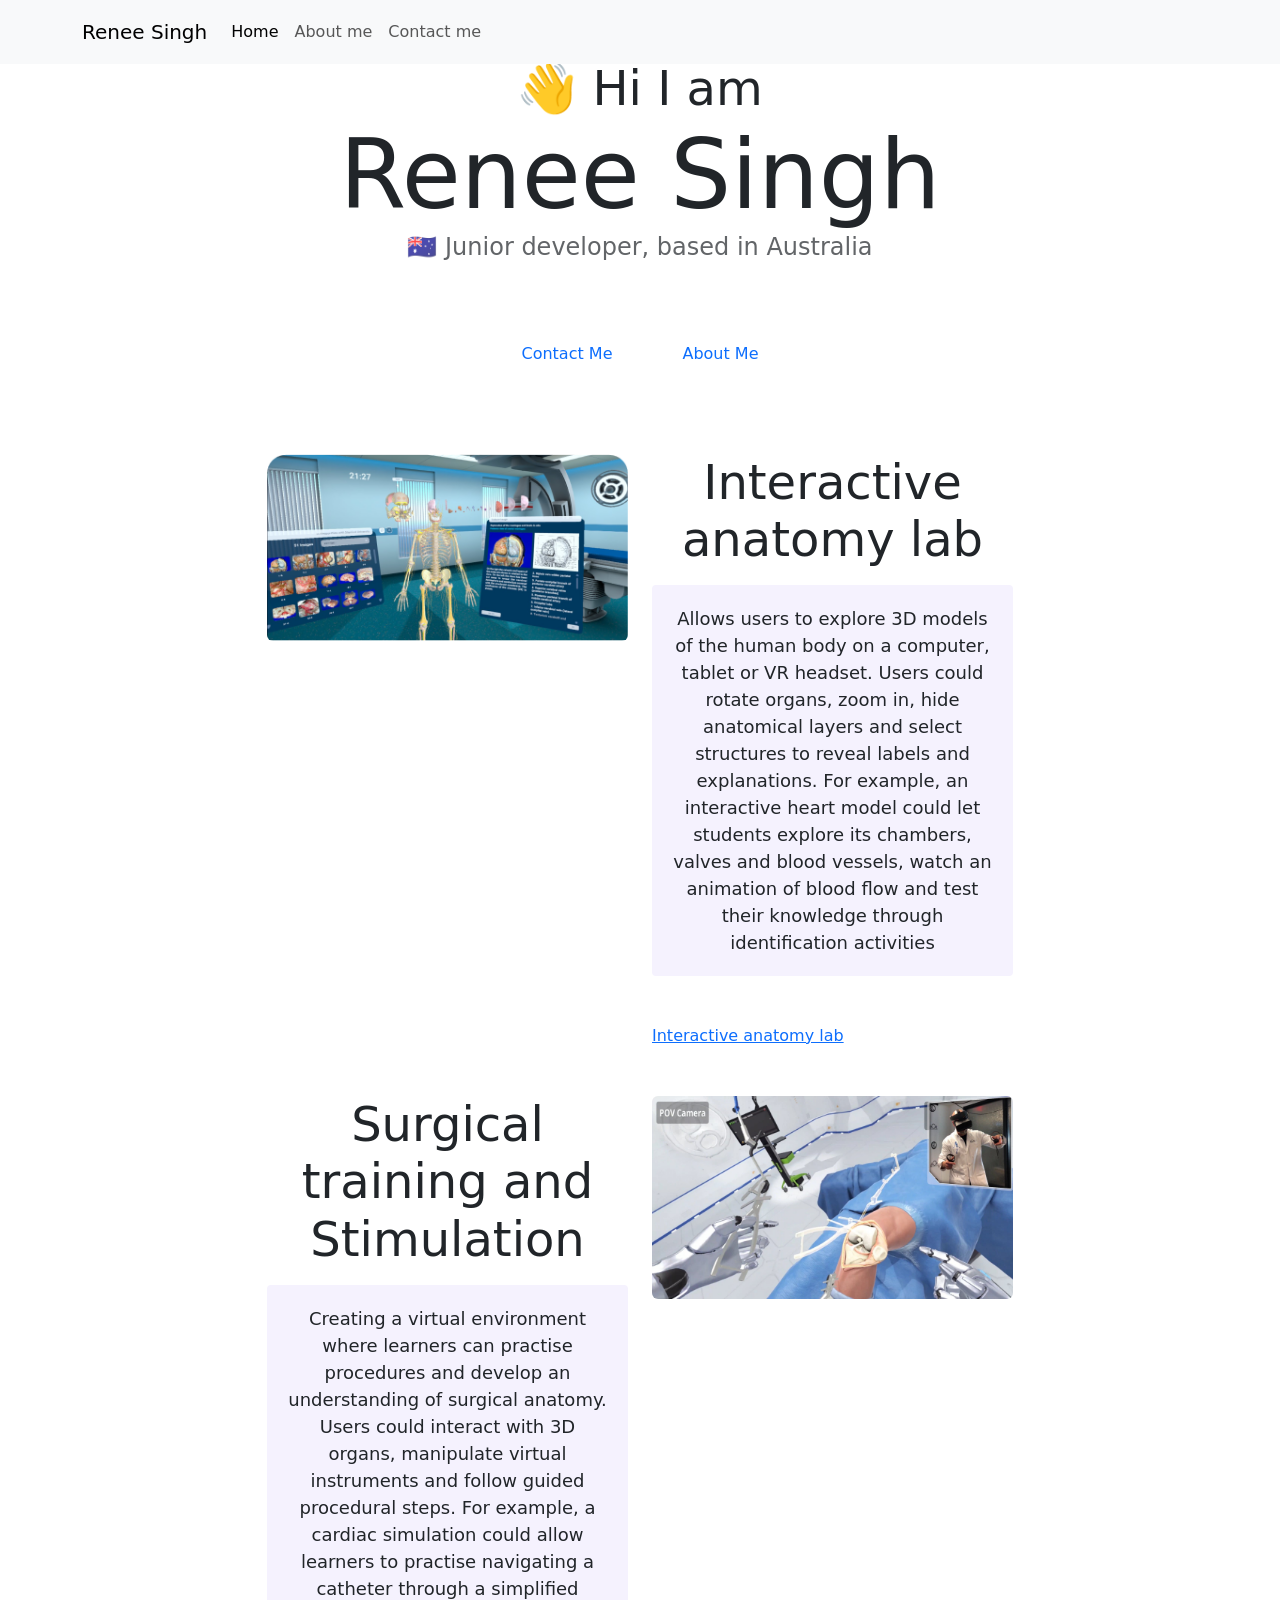
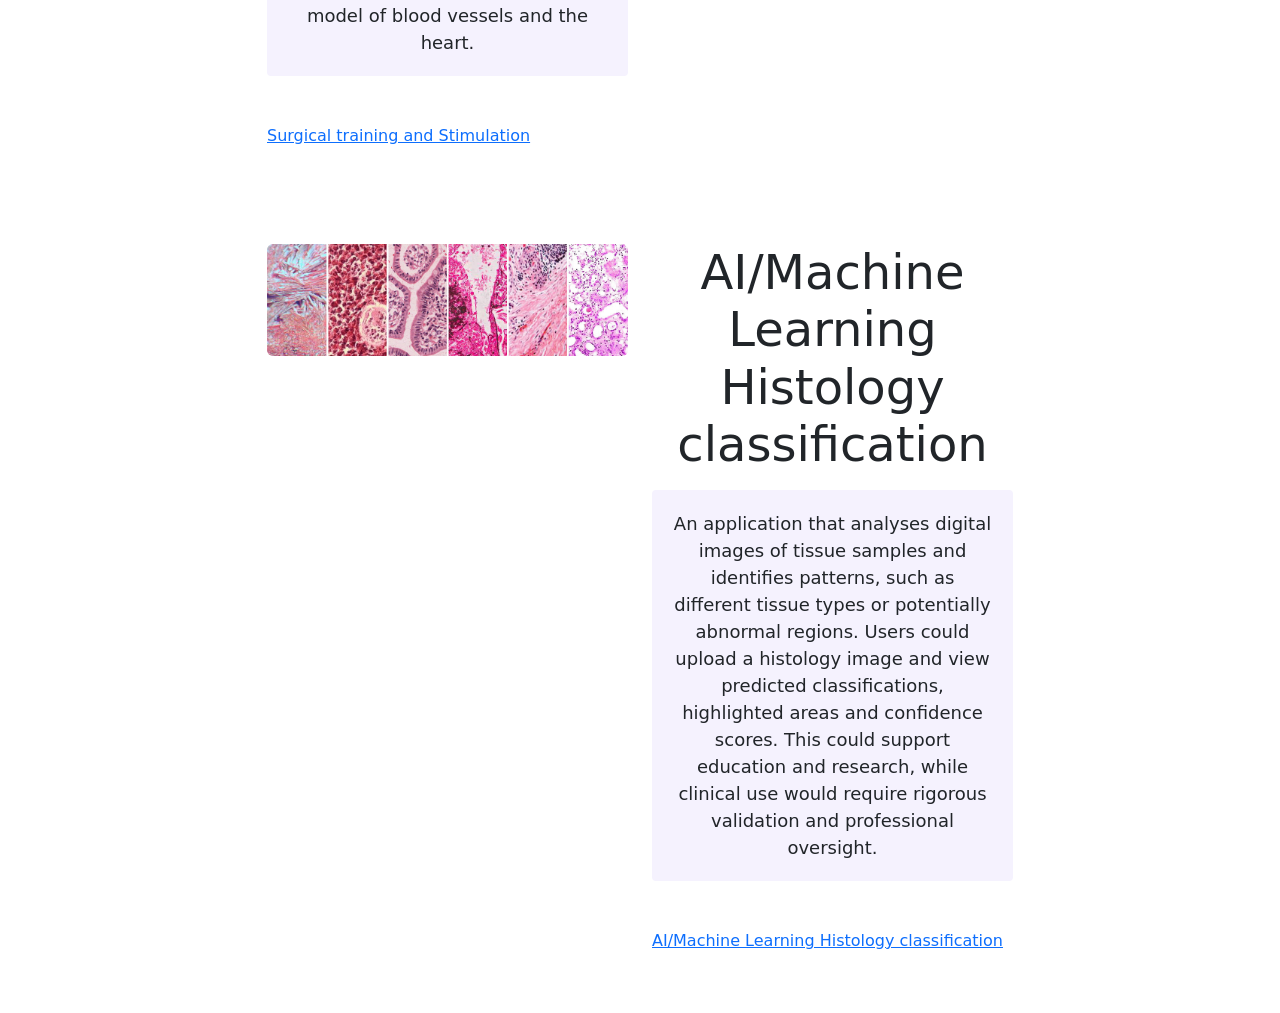
<file: index.html>
<!DOCTYPE html>
<html lang="en">
  <head>
    <meta charset="UTF-8" />
    <meta http-equiv="X-UA-Compatible" content="IE=edge" />
    <meta name="viewport" content="width=device-width, initial-scale=1.0" />
    <title>Renee Singh</title>
    <link
      href="https://cdn.jsdelivr.net/npm/bootstrap@5.0.0-beta2/dist/css/bootstrap.min.css"
      rel="stylesheet"
      integrity="sha384-BmbxuPwQa2lc/FVzBcNJ7UAyJxM6wuqIj61tLrc4wSX0szH/Ev+nYRRuWlolflfl"
      crossorigin="anonymous"
    />
    <script
      src="https://cdn.jsdelivr.net/npm/bootstrap@5.0.0-beta2/dist/js/bootstrap.bundle.min.js"
      integrity="sha384-b5kHyXgcpbZJO/tY9Ul7kGkf1S0CWuKcCD38l8YkeH8z8QjE0GmW1gYU5S9FOnJ0"
      crossorigin="anonymous"
    ></script>
    <link rel="stylesheet" href="style.css" />
  </head>
  <body>
    <nav class="navbar navbar-expand-lg navbar-light bg-light fixed-top">
      <div class="container">
        <a class="navbar-brand" href="index.html">Renee Singh</a>
        <button
          class="navbar-toggler"
          type="button"
          data-bs-toggle="collapse"
          data-bs-target="#navbarNav"
          aria-controls="navbarNav"
          aria-expanded="false"
          aria-label="Toggle navigation"
        >
          <span class="navbar-toggler-icon"></span>
        </button>
        <div class="collapse navbar-collapse" id="navbarNav">
          <ul class="navbar-nav">
            <li class="nav-item">
              <a class="nav-link active" aria-current="page" href="index.html"
                >Home</a
              >
            </li>
            <li class="nav-item">
              <a class="nav-link" href="about.html">About me</a>
            </li>
            <li class="nav-item">
              <a class="nav-link" href="about.html#contact">Contact me</a>
            </li>
          </ul>
        </div>
      </div>
    </nav>
    <h2 class="text-center">👋 Hi I am</h2>
    <h1 class="text-center">Renee Singh</h1>
    <h3 class="text-center"> 🇦🇺 Junior developer, based in Australia</h3>
    <div class="navigation-links mb-5">
      <a href="about.html#contact" class="primary-link">Contact me</a>
      <a href="about.html" class="secondary-link">About me</a>
    </div>
    <div class="container">
      <div class="row">
        <div class="col-md-6">
          <img src="images/anatomy.png" class="img-fluid rounded center" />
        </div>
        <div class="col-md-6">
          <h2 class="mb-3">Interactive anatomy lab</h2>
          <p>
            Allows users to explore 3D models of the human body on a computer, tablet or VR headset. Users could rotate organs,
            zoom in, hide anatomical layers and select structures to reveal labels and explanations. 
            For example, an interactive heart model could let students explore its chambers, valves and blood vessels, 
            watch an animation of blood flow and test their knowledge through identification activities 
          </p>
          <div class="mt-5">
            <a href="#" class="primary-link">Interactive anatomy lab</a>
          </div>
        </div>
      </div>
      <div class="row mt-5">
        <div class="col-md-6">
          <h2 class="mb-3">Surgical training and Stimulation</h2>
          <p>
            Creating a virtual environment where learners can practise procedures and develop an understanding of surgical anatomy. Users could interact with 3D organs, manipulate virtual instruments and follow guided procedural steps. For example, a cardiac simulation could allow learners to practise navigating a catheter through a simplified model of blood vessels and the heart.
          </p>
          <div class="mb-5 mt-5">
            <a href="#" class="primary-link">Surgical training and Stimulation</a>
          </div>
        </div>
        <div class="col-md-6">
          <img src="images/surgery.png" class="img-fluid rounded" />
        </div>
      </div>
      <div class="row mt-5">
        <div class="col-md-6">
          <img src="images/histology.png" class="img-fluid rounded" />
        </div>
        <div class="col-md-6">
          <h2 class="mb-3">AI/Machine Learning Histology classification</h2>
          <p>
            An application that analyses digital images of tissue samples and identifies patterns, such as different tissue types or potentially abnormal regions. Users could upload a histology image and view predicted classifications, highlighted areas and confidence scores. This could support education and research, while clinical use would require rigorous validation and professional oversight.
          </p>
          <div class="mt-5">
            <a href="#" class="primary-link">AI/Machine Learning Histology classification</a>
          </div>
        </div>
      </div>
    </div>
  </body>
</html>
</file>
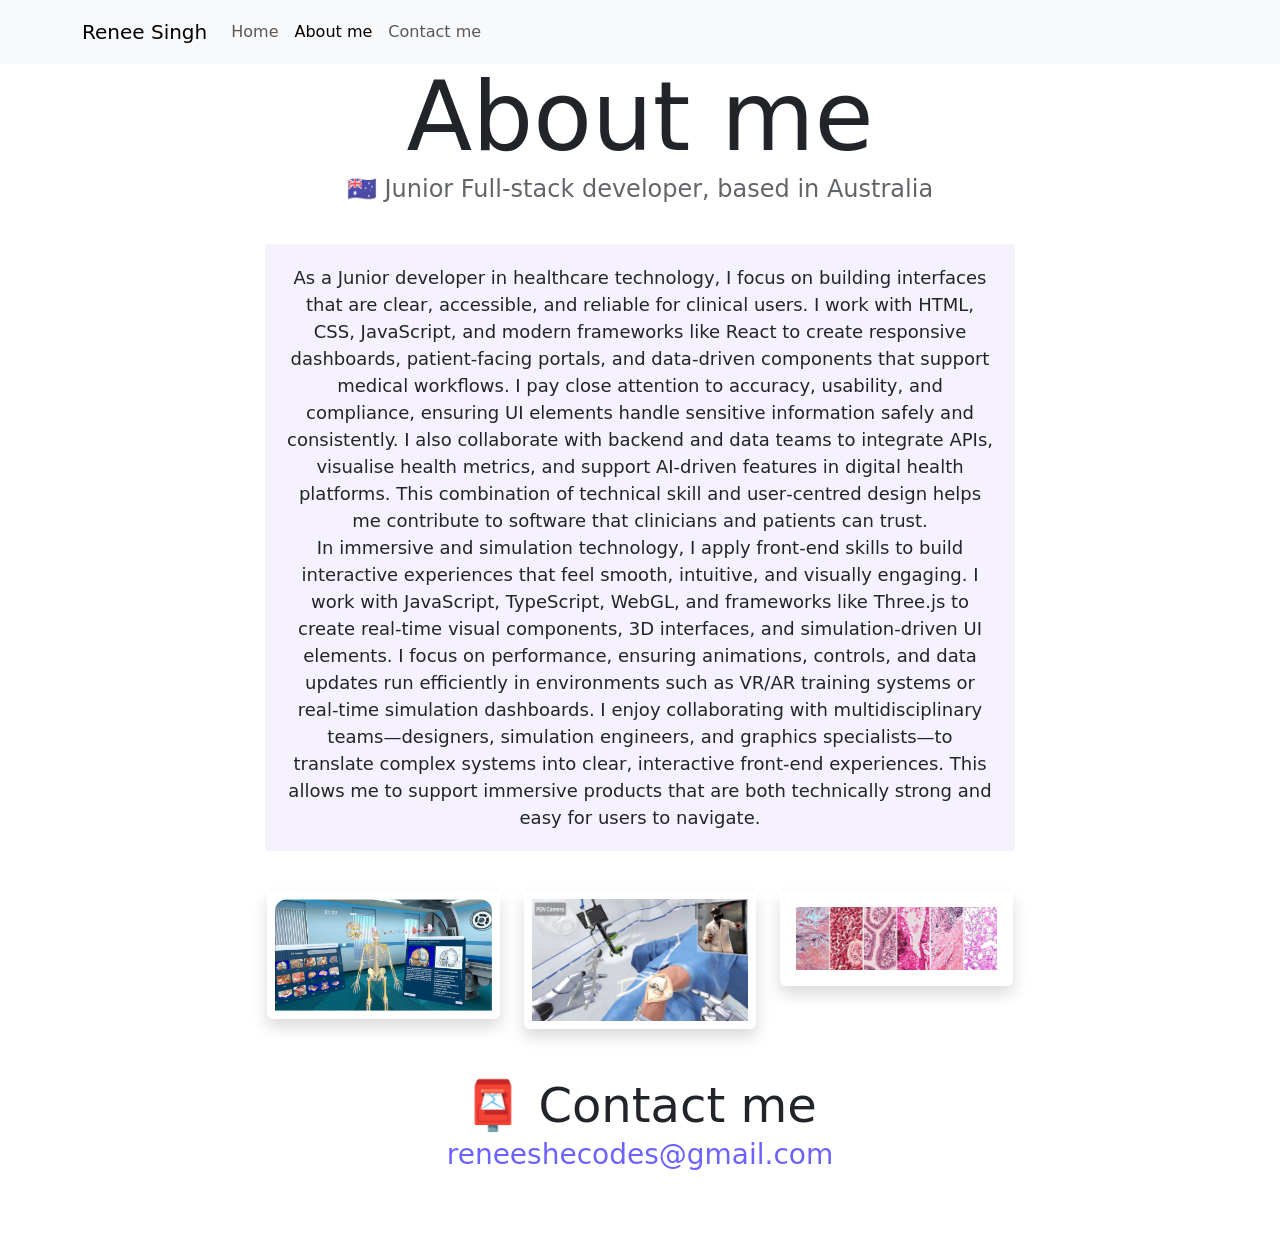
<file: about.html>
<!DOCTYPE html>
<html lang="en">
  <head>
    <meta charset="UTF-8" />
    <meta http-equiv="X-UA-Compatible" content="IE=edge" />
    <meta name="viewport" content="width=device-width, initial-scale=1.0" />
    <meta
      name="description"
      content="Contact reneeshecodes@gmail.com to learn more about immersive tech in healthcare"
    />
    <link
      href="https://cdn.jsdelivr.net/npm/bootstrap@5.0.0-beta2/dist/css/bootstrap.min.css"
      rel="stylesheet"
      integrity="sha384-BmbxuPwQa2lc/FVzBcNJ7UAyJxM6wuqIj61tLrc4wSX0szH/Ev+nYRRuWlolflfl"
      crossorigin="anonymous"
    />
    <script
      src="https://cdn.jsdelivr.net/npm/bootstrap@5.0.0-beta2/dist/js/bootstrap.bundle.min.js"
      integrity="sha384-b5kHyXgcpbZJO/tY9Ul7kGkf1S0CWuKcCD38l8YkeH8z8QjE0GmW1gYU5S9FOnJ0"
      crossorigin="anonymous"
    ></script>
    <link rel="stylesheet" href="style.css" />
    <title>Contact us - reneeshecodes@gmail.com</title>
  </head>
  <body>
    <nav class="navbar navbar-expand-lg navbar-light bg-light fixed-top">
      <div class="container">
        <a class="navbar-brand" href="index.html">Renee Singh</a>
        <button
          class="navbar-toggler"
          type="button"
          data-bs-toggle="collapse"
          data-bs-target="#navbarNav"
          aria-controls="navbarNav"
          aria-expanded="false"
          aria-label="Toggle navigation"
        >
          <span class="navbar-toggler-icon"></span>
        </button>
        <div class="collapse navbar-collapse" id="navbarNav">
          <ul class="navbar-nav">
            <li class="nav-item">
              <a class="nav-link" aria-current="page" href="index.html">Home</a>
            </li>
            <li class="nav-item">
              <a class="nav-link active" href="about.html">About me</a>
            </li>
            <li class="nav-item">
              <a class="nav-link" href="about.html#contact">Contact me</a>
            </li>
          </ul>
        </div>
      </div>
    </nav>
    <h1 class="text-center">About me</h1>
    <h3 class="text-center">🇦🇺 Junior Full-stack developer, based in Australia</h3>
    <div class="about-paragraphs text-center">
      <p>
        As a Junior developer in healthcare technology, I focus on building interfaces that are clear, accessible, and reliable for clinical users. I work with HTML, CSS, JavaScript, and modern frameworks like React to create responsive dashboards, patient‑facing portals, and data‑driven components that support medical workflows. I pay close attention to accuracy, usability, and compliance, ensuring UI elements handle sensitive information safely and consistently. I also collaborate with backend and data teams to integrate APIs, visualise health metrics, and support AI‑driven features in digital health platforms. This combination of technical skill and user‑centred design helps me contribute to software that clinicians and patients can trust.
       </br>
       In immersive and simulation technology, I apply front‑end skills to build interactive experiences that feel smooth, intuitive, and visually engaging. I work with JavaScript, TypeScript, WebGL, and frameworks like Three.js to create real‑time visual components, 3D interfaces, and simulation‑driven UI elements. I focus on performance, ensuring animations, controls, and data updates run efficiently in environments such as VR/AR training systems or real‑time simulation dashboards. I enjoy collaborating with multidisciplinary teams—designers, simulation engineers, and graphics specialists—to translate complex systems into clear, interactive front‑end experiences. This allows me to support immersive products that are both technically strong and easy for users to navigate.
      </p>
    </div>
    <div class="container">
      <div class="row">
        <div class="col-sm-4">
          <img src="images/anatomy.png" class="img-fluid p-2 shadow rounded" />
        </div>
        <div class="col-sm-4">
          <img src="images/surgery.png" class="img-fluid p-2 shadow rounded" />
        </div>
        <div class="col-sm-4">
          <img src="images/histology.png" class="img-fluid p-3 shadow rounded" />
        </div>
      </div>
    </div>
    <div id="contact" class="mt-5">
      <h2 class="text-center">📮 Contact me</h2>
      <a href="mailto:reneeshecodes@gmail.com" class="email-link"> reneeshecodes@gmail.com </a>
    </div>
  </body>
</html>
</file>
<file: style.css>
:root {
  --primary-color: #6c63ff;
  --secondary-color: #f5f2fe;
  --box-shadow: 0 5px 10px rgba(0, 0, 0, 0.3);
}

html {
  -webkit-text-size-adjust: 100%;
}

body {
  margin: 60px auto;
  padding: 0 15px;
  max-width: 800px;
}

h1,
h2,
h3 {
  text-align: center;
  margin: 0;
}

h1 {
  font-size: 96px;
}

h2 {
  font-size: 48px;
}

h3 {
  font-size: 24px;
  opacity: 0.7;
}

p {
  background: var(--secondary-color);
  padding: 20px;
  border-radius: 4px;
  font-size: 18px;
  line-height: 1.5;
  text-align: center;
}

.navigation-links {
  display: flex;
  margin-top: 40px;
  justify-content: center;
}

.navigation-links a {
  margin: 20px;
  border-radius: 4px;
  padding: 20px 15px;
  text-decoration: none;
  text-transform: capitalize;
}

.contact-link {
  background: var(--primary-color);
  box-shadow: var(--box-shadow);
  color: white;
}

.about-link {
  color: var(--primary-color);
  border: 1px solid var(--primary-color);
}

.homepage-link {
  color: var(--primary-color);
  text-align: center;
  display: block;
}

.about-paragraphs {
  display: flex;
  margin: 30px 0;
}

.about-paragraphs p {
  margin: 10px;
}

.email-link {
  display: flex;
  justify-content: center;
  color: var(--primary-color);
  font-size: 28px;
  text-decoration: none;
}

.email-link:hover {
  text-decoration: underline;
}

#contact {
  scroll-margin-top: 80px;
}

/* Bigger touch target for the navbar hamburger on iPhone/iPad (Apple recommends 44px minimum) */
.navbar-toggler {
  min-width: 44px;
  min-height: 44px;
  padding: 8px 12px;
  font-size: 1.25rem;
}

.navbar-nav .nav-link {
  padding: 12px 16px;
}

/* iPhone / small screens */
@media (max-width: 767.98px) {
  body {
    margin-top: 70px;
  }

  h1 {
    font-size: 48px;
  }

  h2 {
    font-size: 32px;
  }

  h3 {
    font-size: 20px;
  }

  .email-link {
    font-size: 20px;
    word-break: break-all;
  }

  .about-paragraphs {
    flex-direction: column;
  }
}
</file>
